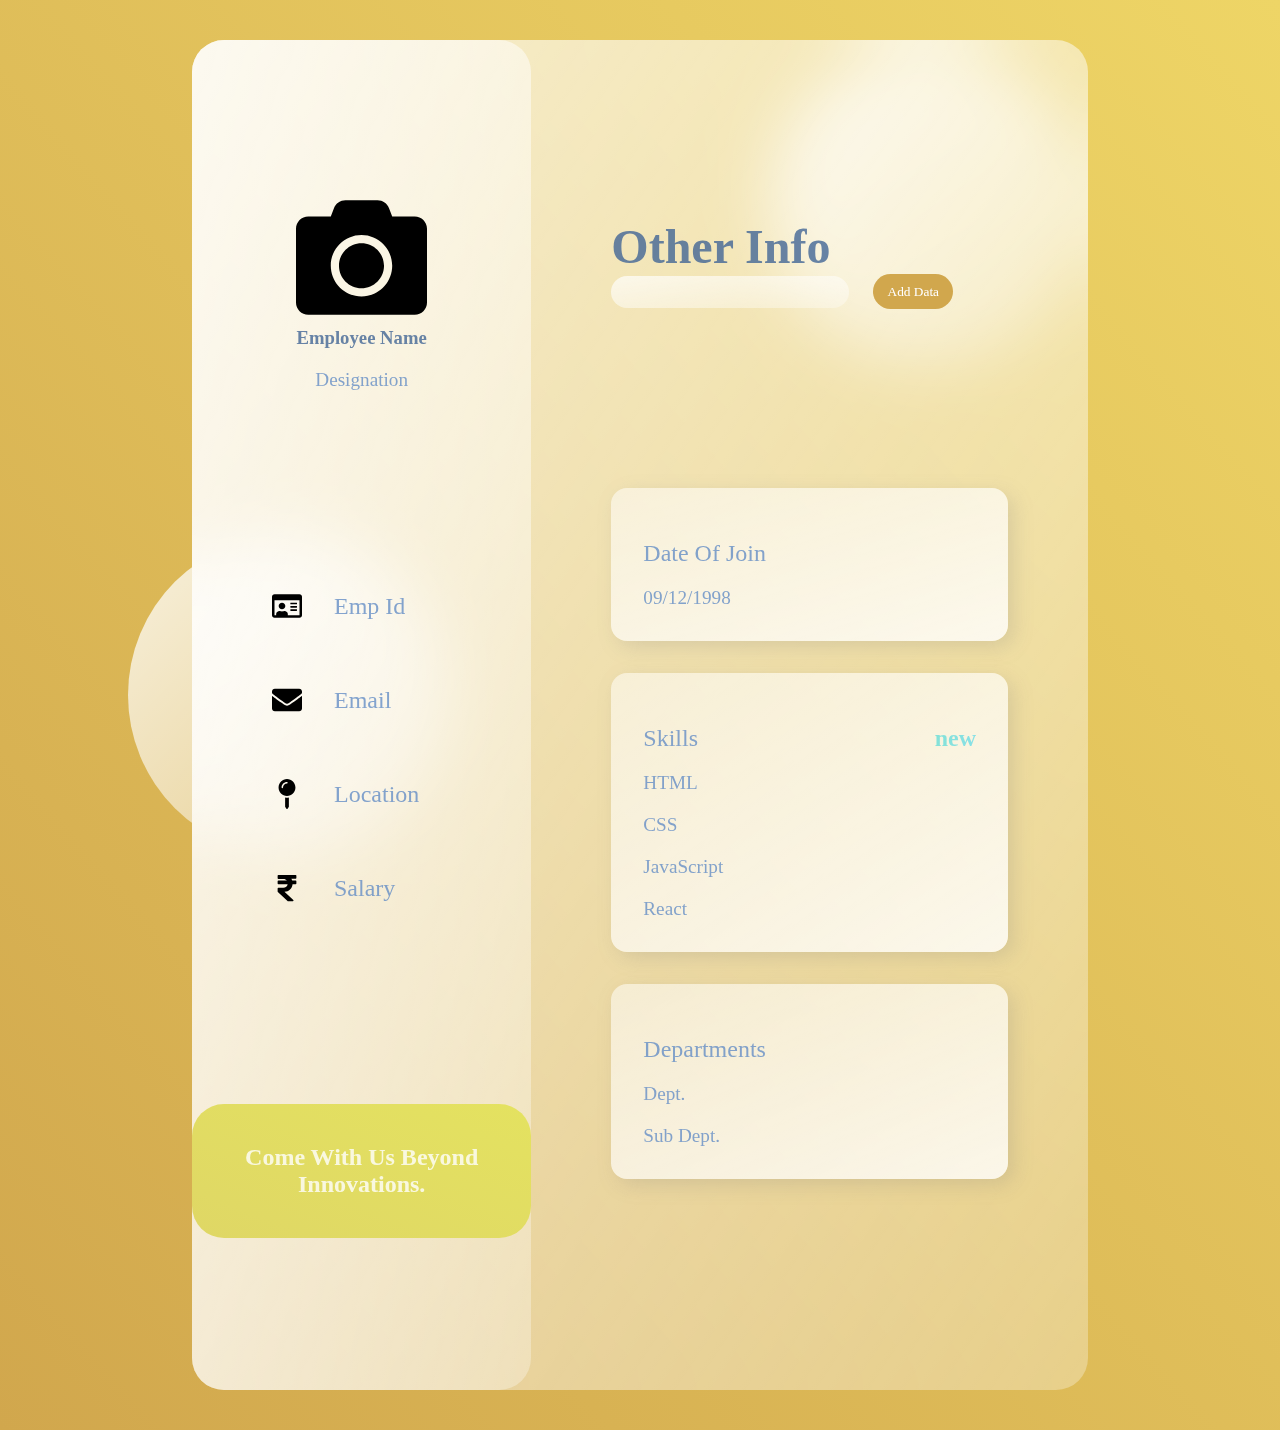
<file: user.htm>
<!DOCTYPE html>
<html lang="en">
  <head>
    <meta charset="UTF-8" />
    <meta name="viewport" content="width=device-width, initial-scale=1.0" />
    <title>Employee Details</title>
    <link rel="preconnect" href="https://fonts.gstatic.com" />
    <link
      href="https://fonts.googleapis.com/css2?family=Poppins:wght@400;500;700&display=swap"
      rel="stylesheet"
    />
    <link rel="stylesheet" href="./css/user.css" />
  </head>
  <body onload="input()">
    <main>
      <section class="glass">
        <div class="dashboard">
          <div class="user">
            <img src="./images/camera.svg" alt="" />
            <h3 class="name">Employee Name</h3>
            <p class="position">Designation</p>
          </div>
          <div class="links">
            <div class="link">
              <img src="./images/id-card.svg" alt="" />
              <h2 class="id">Emp Id</h2>
            </div>
            <div class="link">
              <img src="./images/envelope.svg" alt="" />
              <h2 class="email">Email</h2>
            </div>
            <div class="link">
              <img src="./images/map-pin.svg" alt="" />
              <h2 class="address">Location</h2>
            </div>
            <div class="link">
              <img src="./images/rupee-sign.svg" alt="" />
              <h2 class="salary">Salary</h2>
            </div>
          </div>
          <div class="pro">
            <h2>Come With Us Beyond Innovations.</h2>
          </div>
        </div>
        <div class="games">
          <div class="status">
            <h1>Other Info</h1>
            <input type="text" class="name"/>
			 <button class="btn">Add Data</button>
          </div>
          <div class="cards">
            <div class="card">
              <div class="card-info">
                <h2>Date Of Join</h2>
                <p class="doj">09/12/1998</p>
              </div>
            </div>
            <div class="card">
              <div class="card-info">
                <h2>Skills</h2>
                <p>HTML</p>
                <p>CSS</p>
                <p>JavaScript</p>
                <p>React</p>
                <div class="progress"></div>
              </div>
              <h2 class="percentage">new</h2>
            </div>
            <div class="card">
              <div class="card-info">
                <h2>Departments</h2>
                <p>Dept.</p>
                <p>Sub Dept.</p>
              </div>
            </div>
          </div>
        </div>
      </section>
    </main>
    <div class="circle1"></div>
    <div class="circle2"></div>
  </body>
  <script src="./js/App.js" defer> </script>
  
</html>
</file>
<file: css/user.css>
* {
  margin: 0;
  padding: 0;
  box-sizing: border-box;
  font-family: Architects Daughter,cursive;
}

h1 {
  color: #426696;
  font-weight: 600;
  font-size: 3rem;
  opacity: 0.8;
}
h2,
p {
  color: #658ec6;
  font-weight: 500;
  opacity: 0.8;
  padding-top: 20px;
}
p{
  font-size: 1.2rem;
}

h3 {
  color: #426696;
  font-weight: 600;
  opacity: 0.8;
}

main {
  font-family: "Poppins", sans-serif;
  min-height: 100vh;
  background: linear-gradient(to right top, #d1a74d, #eed566);
  display: flex;
  padding-top: 40px;
  padding-bottom: 40px;
  align-items: center;
  justify-content: center;
}

.glass {
  background: white;
  height: 150vh;
  width: 70%;
  background: linear-gradient(
    to right bottom,
    rgba(255, 255, 255, 0.7),
    rgba(255, 255, 255, 0.3)
  );
  border-radius: 2rem;
  z-index: 2;
  backdrop-filter: blur(2rem);
  display: flex;
}
.circle1,
.circle2 {
  background: white;
  background: linear-gradient(
    to right bottom,
    rgba(255, 255, 255, 0.8),
    rgba(255, 255, 255, 0.3)
  );
  height: 20rem;
  width: 20rem;
  position: absolute;
  border-radius: 50%;
}

.circle1 {
  top: 5%;
  right: 15%;
}
.circle2 {
  bottom: 5%;
  left: 10%;
}
.dashboard {
  flex: 1;
  display: flex;
  flex-direction: column;
  align-items: center;
  justify-content: space-evenly;
  text-align: center;
  background: linear-gradient(
    to right bottom,
    rgba(255, 255, 255, 0.7),
    rgba(255, 255, 255, 0.3)
  );
  border-radius: 2rem;
}
.link {
  display: flex;
  margin: 2rem 0rem;
  padding: 1rem 5rem;
  align-items: center;
}
.link img{
  width: 30px;
  height: 30px;
}
.link h2 {
  padding: 0rem 2rem;
}

.games {
  flex: 2;
}

.pro {
  background: linear-gradient(to right top, #dfd765, #e4e260);
  border-radius: 2rem;
  color: white;
  position: relative;
}

.pro h2 {
  padding: 40px;
  color: white;
  font-weight: 600;
}

/* GAMES */
.status {
  margin-bottom: 3rem;
}

.status input {
  background: linear-gradient(
    to right bottom,
    rgba(255, 255, 255, 0.7),
    rgba(255, 255, 255, 0.3)
  );
  border: none;
  width: 60%;
  border: none;
  outline: none;
  padding: 0.5rem;
  border-radius: 2rem;
}

.games {
  margin: 5rem;
  display: flex;
  flex-direction: column;
  justify-content: space-evenly;
}

.card {
  display: flex;
  background: linear-gradient(
    to left top,
    rgba(255, 255, 255, 0.8),
    rgba(255, 255, 255, 0.5)
  );
  border-radius: 1rem;
  margin: 2rem 0rem;
  padding: 2rem;
  box-shadow: 6px 6px 20px rgba(122, 122, 122, 0.212);
  justify-content: space-between;
}

.card-info {
  display: flex;
  flex-direction: column;
  justify-content: space-between;
}

.percentage {
  font-weight: bold;
  background: linear-gradient(to right top, #65dfc9, #6cdbeb);
  -webkit-background-clip: text;
  background-clip: text;
  -webkit-text-fill-color: transparent;
}

.btn{
  height: 35px;
  width: 80px;
  border: none;
  outline: none;
  background: #d1a74d;
  color: #fff;
  padding: 10px;
  cursor: pointer;
  border-radius: 2rem;
  margin-left: 20px;
}

@media (max-width: 1000px){
 *{
   margin: 0;
   padding: 0;
   box-sizing: border-box;
 }
  main{
    width: 100%;
    height: 100%;
    padding: 0;
    margin: 0;
  }
  .glass{
    display: block;
    width: 100%;
  }
  .dashboard{
    width: 100%;
    height: 100%;
    margin: 0;
    border-radius: 0;
    display: flex;
    align-items: center;
  }
  .games{
    padding: 30px;
    background-color: rgba(255, 182, 193, 0.705);
    margin: 0;
  }
  .cards{
    padding: 0;
  }
  .circle1,.circle2{
    opacity: 0.3;
  }
}
</file>
